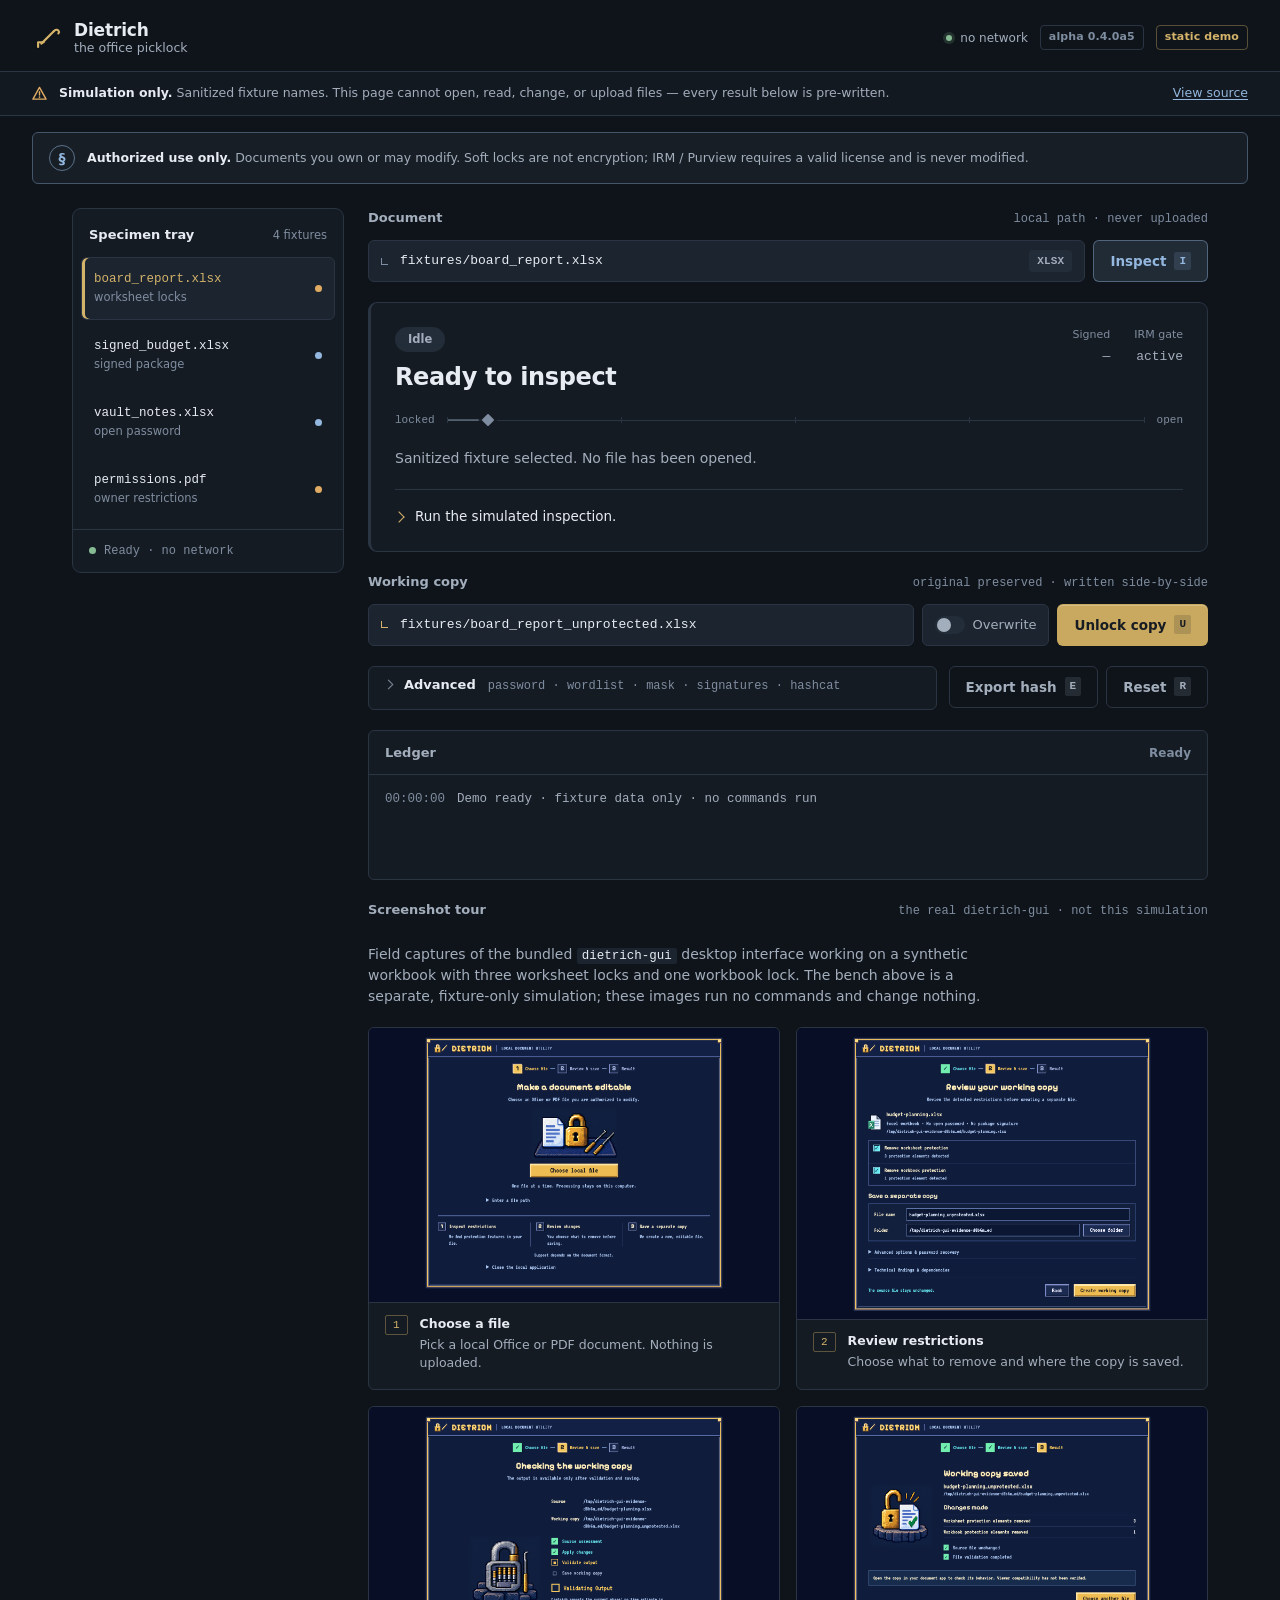
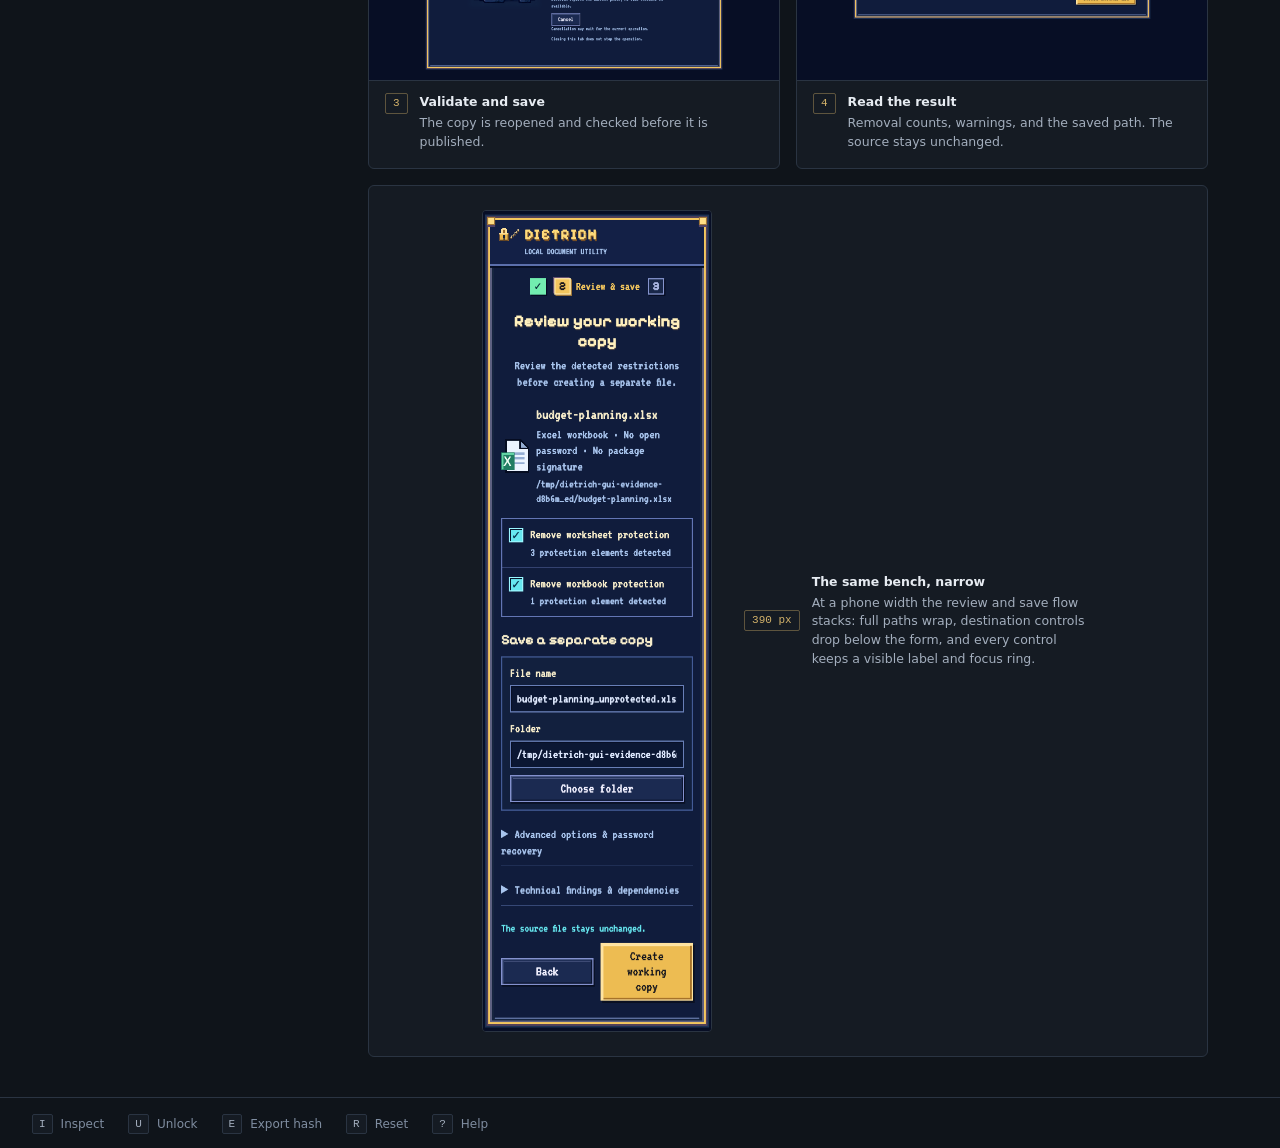
<file: site/index.html>
<!doctype html>
<html lang="en">
  <head>
    <meta charset="utf-8">
    <meta name="viewport" content="width=device-width, initial-scale=1">
    <meta name="description" content="Static, fixture-only Instrument Workbench demonstration of the Dietrich terminal interface.">
    <meta name="theme-color" content="#0f141a">
    <title>Dietrich · Instrument Workbench demo</title>
    <link rel="stylesheet" href="styles.css">
    <script src="script.js" defer></script>
  </head>
  <body>
    <a class="skip-link" href="#workbench">Skip to the bench</a>

    <header class="topbar">
      <div class="brand">
        <svg class="brand-mark" viewBox="0 0 32 32" aria-hidden="true">
          <!-- tension wrench -->
          <path d="M6.5 25.5 L6.5 20.5 L12.5 20.5" fill="none" stroke="currentColor" stroke-width="2.3" stroke-linecap="round" stroke-linejoin="round"/>
          <!-- hook pick: shaft with a hooked tip -->
          <path d="M10 22 L23 9" fill="none" stroke="currentColor" stroke-width="2.3" stroke-linecap="round"/>
          <path d="M23 9 q3.2 -3.2 5.4 -0.6 q1.1 1.3 -0.3 2.7" fill="none" stroke="currentColor" stroke-width="2.3" stroke-linecap="round"/>
        </svg>
        <span class="brand-text">
          <span class="brand-name">Dietrich</span>
          <span class="brand-tagline">the office picklock</span>
        </span>
      </div>
      <div class="topbar-meta">
        <span class="netstat" title="This page makes no network requests beyond its own files.">
          <span class="netstat-dot" aria-hidden="true"></span>no network
        </span>
        <span class="chip chip--quiet">alpha 0.4.0a5</span>
        <span class="chip chip--demo">static demo</span>
      </div>
    </header>

    <div class="notice" role="note" aria-label="Simulation notice">
      <svg class="notice-icon" viewBox="0 0 16 16" aria-hidden="true">
        <path d="M8 1.5 15 14 H1 Z" fill="none" stroke="currentColor" stroke-width="1.5" stroke-linejoin="round"/>
        <path d="M8 6.2v3.4" stroke="currentColor" stroke-width="1.5" stroke-linecap="round"/>
        <circle cx="8" cy="11.8" r="0.9" fill="currentColor"/>
      </svg>
      <p><strong>Simulation only.</strong> Sanitized fixture names. This page cannot open, read, change, or upload files — every result below is pre-written.</p>
      <a class="notice-link" href="https://github.com/sebastianspicker/dietrich-office-unlock">View source</a>
    </div>

    <div class="plaque" role="note" aria-label="Authorized use">
      <span class="plaque-seal" aria-hidden="true">§</span>
      <p><strong>Authorized use only.</strong> Documents you own or may modify. Soft locks are not encryption; IRM&nbsp;/&nbsp;Purview requires a valid license and is never modified.</p>
    </div>

    <main class="workbench" id="workbench">
      <aside class="rail" aria-label="Sanitized demo fixtures">
        <div class="rail-head">
          <h2 class="rail-title">Specimen tray</h2>
          <span class="rail-count" id="rail-count">4 fixtures</span>
        </div>
        <div class="fixture-list" role="group" aria-label="Fixtures" id="fixture-list"></div>
        <div class="rail-foot">
          <span class="dot dot--ok" aria-hidden="true"></span>
          <span id="rail-status">Ready · no network</span>
        </div>
      </aside>

      <section class="bench" aria-label="Dietrich click-through simulation">

        <section class="block block--intake" aria-labelledby="doc-label">
          <div class="block-head">
            <h2 class="block-label" id="doc-label">Document</h2>
            <span class="block-hint">local path · never uploaded</span>
          </div>
          <div class="intake">
            <div class="path-field">
              <span class="path-tick" aria-hidden="true"></span>
              <span class="path-value" id="input-path">fixtures/board_report.xlsx</span>
              <span class="chip chip--format" id="file-kind">XLSX</span>
            </div>
            <button class="btn btn--signal" type="button" id="inspect">
              Inspect
              <kbd>I</kbd>
            </button>
          </div>
        </section>

        <section class="dossier" id="dossier" aria-live="polite" aria-atomic="true" data-state="idle">
          <div class="dossier-head">
            <div class="dossier-titles">
              <span class="status-pill" id="status-pill">Idle</span>
              <h1 class="dossier-heading" id="dossier-heading">Ready to inspect</h1>
            </div>
            <dl class="dossier-meta">
              <div><dt>Signed</dt><dd id="meta-signed">—</dd></div>
              <div><dt>IRM gate</dt><dd id="meta-irm">active</dd></div>
            </dl>
          </div>

          <div class="gauge" aria-hidden="true">
            <span class="gauge-cap gauge-cap--lo">locked</span>
            <div class="gauge-rail">
              <span class="gauge-tick"></span><span class="gauge-tick"></span>
              <span class="gauge-tick"></span><span class="gauge-tick"></span>
              <span class="gauge-tick"></span>
              <span class="gauge-marker"></span>
            </div>
            <span class="gauge-cap gauge-cap--hi">open</span>
          </div>

          <p class="dossier-lede" id="dossier-lede">Choose a sanitized fixture from the tray, then run the simulated inspection.</p>
          <dl class="findings" id="findings" hidden></dl>
          <p class="next-step" id="next-step">
            <span class="next-step-marker" aria-hidden="true"></span>
            <span id="next-step-text">Inspect the selected fixture.</span>
          </p>
        </section>

        <section class="block block--output" aria-labelledby="out-label">
          <div class="block-head">
            <h2 class="block-label" id="out-label">Working copy</h2>
            <span class="block-hint">original preserved · written side-by-side</span>
          </div>
          <div class="intake">
            <div class="path-field path-field--output">
              <span class="path-tick" aria-hidden="true"></span>
              <span class="path-value" id="output-path">fixtures/board_report_unprotected.xlsx</span>
            </div>
            <label class="switch">
              <input type="checkbox" id="overwrite">
              <span class="switch-track" aria-hidden="true"></span>
              <span class="switch-label">Overwrite</span>
            </label>
            <button class="btn btn--primary" type="button" id="unlock">
              Unlock copy
              <kbd>U</kbd>
            </button>
          </div>
        </section>

        <div class="utility">
          <details class="advanced" id="advanced">
            <summary>
              <span class="advanced-title">Advanced</span>
              <span class="advanced-hint">password · wordlist · mask · signatures · hashcat</span>
            </summary>
            <div class="advanced-grid">
              <label class="field">
                <span class="field-label">Password</span>
                <input class="field-input" type="password" value="demo-only" aria-label="Simulated password">
              </label>
              <label class="field">
                <span class="field-label">Wordlist</span>
                <input class="field-input" type="text" placeholder="passwords.txt" aria-label="Simulated wordlist path">
              </label>
              <label class="field">
                <span class="field-label">Mask</span>
                <input class="field-input" type="text" placeholder="Office-?d?d?d?d" aria-label="Simulated mask">
              </label>
              <fieldset class="flags">
                <legend class="field-label">Flags</legend>
                <label class="check"><input type="checkbox" id="strip-signatures"><span>Strip signatures</span></label>
                <label class="check"><input type="checkbox"><span>Soft-only</span></label>
                <label class="check"><input type="checkbox"><span>Unlock VBA</span></label>
                <label class="check"><input type="checkbox"><span>Use hashcat</span></label>
              </fieldset>
              <p class="advanced-note">Nothing here leaves the page or invokes Dietrich. These controls mirror the real CLI flags.</p>
            </div>
          </details>
          <div class="utility-actions">
            <button class="btn btn--ghost" type="button" id="export">Export hash <kbd>E</kbd></button>
            <button class="btn btn--ghost" type="button" id="reset">Reset <kbd>R</kbd></button>
          </div>
        </div>

        <section class="activity" aria-labelledby="activity-heading">
          <div class="activity-head">
            <h2 class="block-label" id="activity-heading">Ledger</h2>
            <span class="session-state" id="session-state">Ready</span>
          </div>
          <ol class="log" id="activity-log" aria-live="polite">
            <li class="log-entry log-entry--muted"><time>00:00:00</time><span>Demo ready · fixture data only · no commands run</span></li>
          </ol>
        </section>

        <section class="tour" aria-labelledby="tour-heading">
          <div class="block-head">
            <h2 class="block-label" id="tour-heading">Screenshot tour</h2>
            <span class="block-hint">the real dietrich-gui · not this simulation</span>
          </div>
          <p class="tour-lede">
            Field captures of the bundled <code>dietrich-gui</code> desktop interface working on a
            synthetic workbook with three worksheet locks and one workbook lock. The bench above is a
            separate, fixture-only simulation; these images run no commands and change nothing.
          </p>
          <ol class="tour-grid">
            <li class="tour-step">
              <figure class="tour-shot">
                <img
                  src="screenshots/01-choose.png"
                  width="1536"
                  height="1024"
                  decoding="async"
                  alt="Dietrich graphical interface, step 1, Make a document editable: pixel-art brass padlock and lockpicks beside a document, a Choose local file button, and an Enter a file path option, with a note that processing stays on this computer.">
                <figcaption class="tour-caption">
                  <span class="tour-index" aria-hidden="true">1</span>
                  <span class="tour-text"><strong>Choose a file</strong>Pick a local Office or PDF document. Nothing is uploaded.</span>
                </figcaption>
              </figure>
            </li>
            <li class="tour-step">
              <figure class="tour-shot">
                <img
                  src="screenshots/02-review.png"
                  width="1536"
                  height="1088"
                  decoding="async"
                  alt="Dietrich graphical interface, step 2, Review your working copy: budget-planning.xlsx with no open password or package signature, checkboxes for removing three worksheet and one workbook protection element, and an output file name and folder field.">
                <figcaption class="tour-caption">
                  <span class="tour-index" aria-hidden="true">2</span>
                  <span class="tour-text"><strong>Review restrictions</strong>Choose what to remove and where the copy is saved.</span>
                </figcaption>
              </figure>
            </li>
            <li class="tour-step">
              <figure class="tour-shot">
                <img
                  src="screenshots/03-processing.png"
                  width="1536"
                  height="1024"
                  decoding="async"
                  alt="Dietrich graphical interface, step 3, Checking the working copy: a checklist shows source assessment and apply changes complete, validate output in progress, and save working copy pending, with a Cancel button.">
                <figcaption class="tour-caption">
                  <span class="tour-index" aria-hidden="true">3</span>
                  <span class="tour-text"><strong>Validate and save</strong>The copy is reopened and checked before it is published.</span>
                </figcaption>
              </figure>
            </li>
            <li class="tour-step">
              <figure class="tour-shot">
                <img
                  src="screenshots/04-result.png"
                  width="1536"
                  height="1024"
                  decoding="async"
                  alt="Dietrich graphical interface, step 4, Working copy saved: budget-planning_unprotected.xlsx, with three worksheet and one workbook protection element removed, the source file unchanged, and file validation completed.">
                <figcaption class="tour-caption">
                  <span class="tour-index" aria-hidden="true">4</span>
                  <span class="tour-text"><strong>Read the result</strong>Removal counts, warnings, and the saved path. The source stays unchanged.</span>
                </figcaption>
              </figure>
            </li>
            <li class="tour-step tour-step--wide">
              <figure class="tour-shot">
                <img
                  src="screenshots/05-review-mobile.png"
                  width="390"
                  height="1403"
                  decoding="async"
                  alt="The same review screen at a narrow 390-pixel width, with the file summary, protection checkboxes, file name and folder fields, and the Back and Create working copy buttons stacked vertically.">
                <figcaption class="tour-caption">
                  <span class="tour-tag" aria-hidden="true">390&nbsp;px</span>
                  <span class="tour-text">
                    <strong>The same bench, narrow</strong>
                    At a phone width the review and save flow stacks: full paths wrap, destination
                    controls drop below the form, and every control keeps a visible label and focus ring.
                  </span>
                </figcaption>
              </figure>
            </li>
          </ol>
        </section>

      </section>
    </main>

    <footer class="keybar" aria-label="Demo shortcuts">
      <span class="key-hint"><kbd>I</kbd> Inspect</span>
      <span class="key-hint"><kbd>U</kbd> Unlock</span>
      <span class="key-hint"><kbd>E</kbd> Export hash</span>
      <span class="key-hint"><kbd>R</kbd> Reset</span>
      <span class="key-hint"><kbd>?</kbd> Help</span>
    </footer>

    <dialog class="help" id="help" aria-labelledby="help-title">
      <h2 id="help-title">About this demo</h2>
      <p>
        A static click-through of the Dietrich terminal interface. Every action is simulated
        against sanitized fixtures — nothing is read, written, or sent anywhere.
      </p>
      <p>
        The real application is a local CLI and Textual TUI that inspects document protection,
        removes soft locks, and recovers open passwords on documents you are authorized to modify.
      </p>
      <ul>
        <li><strong>Soft locks</strong> — editable flags; removed into a side-by-side copy, original untouched.</li>
        <li><strong>Open passwords</strong> — verified explicitly, or recovered with bounded, local methods.</li>
        <li><strong>IRM / Purview</strong> — always fails closed; a valid license is required.</li>
      </ul>
      <form method="dialog">
        <button class="btn btn--primary" type="submit">Close</button>
      </form>
    </dialog>
  </body>
</html>
</file>
<file: site/styles.css>
/* ───────────────────────────────────────────────────────────────
   Dietrich · Instrument Workbench — "Shear Line"
   A local document-locksmith's bench. Dark-first, system fonts only
   (no network, no webfonts). The pin-tumbler shear line is the spine:
   a document travels from "locked" to "open" as it is read and freed.
   Colour roles follow src/dietrich/brand.py. 4px spatial base.
   ─────────────────────────────────────────────────────────────── */

:root {
  color-scheme: dark;

  /* surfaces — tonal steps on the bench (brand.py) */
  --bg:        #0f141a;   /* night slate  — canvas   */
  --surface:   #151b23;   /* bench iron   — panel    */
  --raised:    #1c242f;   /* drawer       — input    */
  --overlay:   #232d3a;   /* overlay      — nested   */
  --hairline:  #2a3442;   /* cold seam    — rules    */

  /* ink */
  --ink:       #e7ecf2;   /* paper gray              */
  --ink-dim:   #a3aebd;   /* filing                  */
  --ink-faint: #7f8da0;   /* filing faint            */

  /* roles — each hue does exactly one job */
  --brass:        #d4b36a;  /* oxidized brass — the pick / action    */
  --brass-fill:   #c9a85f;
  --brass-ink:    #171c23;
  --signal:       #93b7de;  /* stamp blue — inspection / reading     */
  --signal-fill:  #35587e;
  --ok:           #86bb93;  /* oil green — resolved / open           */
  --warn:         #e0ab63;  /* amber key — binding / attention       */
  --error:        #db8273;  /* seal red — broken seal / blocked      */

  /* shape & rhythm */
  --r-xs: 2px; --r-sm: 4px; --r-md: 6px; --r-lg: 9px;
  --sp-1: 4px;  --sp-2: 8px;  --sp-3: 12px; --sp-4: 16px;
  --sp-5: 20px; --sp-6: 24px; --sp-7: 28px; --sp-8: 32px; --sp-10: 40px;

  --control-h: 42px;
  --edge: clamp(var(--sp-4), 4vw, var(--sp-8));

  --font-ui:  ui-sans-serif, system-ui, -apple-system, "Segoe UI", Roboto, "Helvetica Neue", Arial, sans-serif;
  --font-mono: ui-monospace, "SF Mono", "Cascadia Code", "JetBrains Mono", "Fira Code", Menlo, Consolas, monospace;
}

* { box-sizing: border-box; }

html { -webkit-text-size-adjust: 100%; }

body {
  min-width: 320px;
  min-height: 100vh;
  margin: 0;
  display: grid;
  grid-template-rows: auto auto auto 1fr auto;
  grid-template-columns: minmax(0, 1fr);
  background: var(--bg);
  color: var(--ink);
  font-family: var(--font-ui);
  font-size: 14px;
  line-height: 1.5;
  font-feature-settings: "tnum" 1, "cv05" 1;
  -webkit-font-smoothing: antialiased;
  text-rendering: optimizeLegibility;
}

button, input, summary, select { font: inherit; }
button { color: inherit; }
a { color: var(--signal); text-underline-offset: 2px; }
a:hover { color: color-mix(in srgb, var(--signal) 70%, white); }
h1, h2 { font-weight: 600; }

:focus-visible {
  outline: 2px solid var(--brass);
  outline-offset: 2px;
  border-radius: var(--r-sm);
}

/* numeric data aligns in columns */
.path-value, .findings dd, .log, kbd, .dossier-meta dd, .field-input,
.gauge-cap, .rail-count, .chip { font-variant-numeric: tabular-nums; }

/* ── skip link ─────────────────────────────────────────────── */
.skip-link {
  position: fixed;
  top: 0; left: var(--edge);
  z-index: 40;
  padding: var(--sp-2) var(--sp-3);
  transform: translateY(-120%);
  background: var(--brass-fill);
  color: var(--brass-ink);
  font-weight: 600;
  border-radius: 0 0 var(--r-md) var(--r-md);
}
.skip-link:focus { transform: translateY(0); }

/* ── top bar ───────────────────────────────────────────────── */
.topbar {
  display: flex;
  align-items: center;
  justify-content: space-between;
  gap: var(--sp-5);
  padding: var(--sp-5) var(--edge) var(--sp-4);
  flex-wrap: wrap;
}
.brand { display: flex; align-items: center; gap: var(--sp-3); min-width: 0; }
.brand-mark {
  width: 30px; height: 30px; color: var(--brass); flex: none;
  filter: drop-shadow(0 1px 0 rgb(0 0 0 / 0.3));
}
.brand-text { display: flex; flex-direction: column; min-width: 0; line-height: 1.2; }
.brand-name { font-size: 17px; font-weight: 600; letter-spacing: -0.01em; }
.brand-tagline { font-size: 12.5px; color: var(--ink-dim); }
.topbar-meta { display: flex; gap: var(--sp-3); align-items: center; }

.netstat {
  display: inline-flex; align-items: center; gap: var(--sp-2);
  font-size: 12px; color: var(--ink-dim);
}
.netstat-dot {
  width: 6px; height: 6px; border-radius: 50%;
  background: var(--ok);
  box-shadow: 0 0 0 3px color-mix(in srgb, var(--ok) 18%, transparent);
}

.chip {
  display: inline-flex;
  align-items: center;
  padding: 3px var(--sp-2);
  border-radius: var(--r-sm);
  font-size: 11px;
  font-weight: 600;
  letter-spacing: 0.01em;
  white-space: nowrap;
}
.chip--quiet { color: var(--ink-faint); border: 1px solid var(--hairline); }
.chip--demo  { color: var(--brass); border: 1px solid color-mix(in srgb, var(--brass) 38%, transparent); }
.chip--format {
  color: var(--ink-dim); background: var(--overlay);
  font-family: var(--font-mono); letter-spacing: 0.02em;
}

/* ── honesty bands: simulation + authorization ─────────────── */
.notice {
  position: sticky;
  top: 0;
  z-index: 30;
  background: color-mix(in srgb, var(--surface) 92%, black);
  display: flex;
  align-items: center;
  gap: var(--sp-3);
  padding: var(--sp-3) var(--edge);
  border-block: 1px solid var(--hairline);
  color: var(--ink-dim);
  font-size: 12.5px;
}
.notice p { margin: 0; min-width: 0; }
.notice strong { color: var(--ink); font-weight: 600; }
.notice-icon { width: 15px; height: 15px; flex: none; color: var(--warn); }
.notice-link { margin-left: auto; white-space: nowrap; font-size: 12.5px; }

.plaque {
  display: flex;
  align-items: center;
  gap: var(--sp-3);
  margin: var(--sp-4) var(--edge) 0;
  padding: var(--sp-3) var(--sp-4);
  border: 1px solid color-mix(in srgb, var(--signal) 26%, var(--hairline));
  border-radius: var(--r-md);
  background: color-mix(in srgb, var(--signal) 6%, transparent);
  color: var(--ink-dim);
  font-size: 12.5px;
}
.plaque p { margin: 0; }
.plaque strong { color: var(--ink); font-weight: 600; }
.plaque-seal {
  flex: none;
  width: 26px; height: 26px;
  display: grid; place-items: center;
  border-radius: 50%;
  border: 1.5px solid color-mix(in srgb, var(--signal) 55%, transparent);
  color: var(--signal);
  font-size: 14px; font-weight: 600;
}

/* ── workbench grid ────────────────────────────────────────── */
.workbench {
  min-height: 0;
  width: 100%;
  max-width: 1200px;
  margin-inline: auto;
  display: grid;
  grid-template-columns: 272px minmax(0, 1fr);
  gap: var(--sp-6);
  padding: var(--sp-6) var(--edge) var(--sp-10);
}

/* ── specimen tray (fixtures) ──────────────────────────────── */
.rail {
  min-height: 0;
  display: grid;
  grid-template-rows: auto 1fr auto;
  background: var(--surface);
  border: 1px solid var(--hairline);
  border-radius: var(--r-lg);
  overflow: hidden;
  align-self: start;
  position: sticky;
  top: calc(var(--sp-6) + 44px);
}
.rail-head {
  display: flex;
  align-items: baseline;
  justify-content: space-between;
  gap: var(--sp-3);
  padding: var(--sp-4) var(--sp-4) var(--sp-3);
}
.rail-title { margin: 0; font-size: 13px; font-weight: 600; color: var(--ink); }
.rail-count { font-size: 11.5px; color: var(--ink-faint); }

.fixture-list {
  display: grid;
  gap: var(--sp-1);
  padding: 0 var(--sp-2) var(--sp-2);
}
.fixture {
  display: grid;
  grid-template-columns: 1fr auto;
  grid-template-areas: "name status" "sub status";
  align-items: center;
  gap: 1px var(--sp-3);
  width: 100%;
  padding: var(--sp-3);
  border: 1px solid transparent;
  border-radius: var(--r-md);
  background: transparent;
  text-align: left;
  cursor: pointer;
}
.fixture:hover { background: var(--raised); }
.fixture[aria-pressed="true"] {
  background: var(--raised);
  border-color: var(--hairline);
  box-shadow: inset 3px 0 0 var(--brass);
}
.fixture-name {
  grid-area: name;
  font-family: var(--font-mono);
  font-size: 12.5px;
  color: var(--ink);
  overflow: hidden; text-overflow: ellipsis; white-space: nowrap;
}
.fixture[aria-pressed="true"] .fixture-name { color: var(--brass); }
.fixture-status { grid-area: status; display: flex; align-items: center; }
.fixture-sub {
  grid-area: sub;
  font-size: 11.5px;
  color: var(--ink-faint);
  overflow: hidden; text-overflow: ellipsis; white-space: nowrap;
}

.dot { width: 7px; height: 7px; border-radius: 50%; flex: none; }
.dot--ok    { background: var(--ok); }
.dot--warn  { background: var(--warn); }
.dot--lock  { background: var(--signal); }

.rail-foot {
  display: flex;
  align-items: center;
  gap: var(--sp-2);
  padding: var(--sp-3) var(--sp-4);
  border-top: 1px solid var(--hairline);
  color: var(--ink-faint);
  font-size: 12px;
  font-family: var(--font-mono);
}

/* ── bench column ──────────────────────────────────────────── */
.bench {
  min-width: 0;
  display: flex;
  flex-direction: column;
  gap: var(--sp-5);
}

.block-head {
  display: flex;
  align-items: baseline;
  justify-content: space-between;
  gap: var(--sp-4);
  margin-bottom: var(--sp-3);
}
.block-label { margin: 0; font-size: 13px; font-weight: 600; color: var(--ink-dim); }
.block-hint { font-size: 12px; color: var(--ink-faint); font-family: var(--font-mono); }

/* path intake rows */
.intake { display: flex; align-items: stretch; gap: var(--sp-2); }
.path-field {
  flex: 1;
  min-width: 0;
  display: flex;
  align-items: center;
  gap: var(--sp-3);
  padding: 0 var(--sp-3);
  min-height: var(--control-h);
  background: var(--raised);
  border: 1px solid var(--hairline);
  border-radius: var(--r-md);
}
.path-field:focus-within { border-color: var(--signal); }
.path-tick {
  flex: none;
  width: 7px; height: 7px;
  border-left: 1px solid var(--ink-faint);
  border-bottom: 1px solid var(--ink-faint);
}
.path-field--output .path-tick { border-color: var(--brass); }
.path-value {
  flex: 1;
  min-width: 0;
  font-family: var(--font-mono);
  font-size: 13px;
  color: var(--ink);
  overflow: hidden; text-overflow: ellipsis; white-space: nowrap;
}

/* ── buttons ───────────────────────────────────────────────── */
.btn {
  display: inline-flex;
  align-items: center;
  gap: var(--sp-2);
  min-height: var(--control-h);
  padding: 0 var(--sp-4);
  border: 1px solid transparent;
  border-radius: var(--r-md);
  font-size: 13.5px;
  font-weight: 600;
  cursor: pointer;
  white-space: nowrap;
}
.btn kbd {
  font-family: var(--font-mono);
  font-size: 11px;
  padding: 1px 5px;
  border-radius: var(--r-xs);
  background: color-mix(in srgb, currentColor 15%, transparent);
}
.btn--signal {
  background: color-mix(in srgb, var(--signal) 14%, transparent);
  border-color: color-mix(in srgb, var(--signal) 42%, transparent);
  color: var(--signal);
}
.btn--signal:hover { background: color-mix(in srgb, var(--signal) 22%, transparent); }
.btn--primary {
  background: var(--brass-fill);
  color: var(--brass-ink);
  box-shadow: inset 0 1px 0 color-mix(in srgb, white 24%, transparent);
}
.btn--primary:hover { background: var(--brass); }
.btn--primary kbd { background: color-mix(in srgb, var(--brass-ink) 16%, transparent); }
.btn--ghost {
  background: transparent;
  border-color: var(--hairline);
  color: var(--ink-dim);
}
.btn--ghost:hover { background: var(--raised); color: var(--ink); }
.btn[disabled] { opacity: 0.42; cursor: not-allowed; box-shadow: none; }

/* ── dossier · the readout (hero) ──────────────────────────── */
.dossier {
  --gpos: 6%;
  --gcol: var(--ink-faint);
  position: relative;
  padding: var(--sp-6);
  background: var(--surface);
  border: 1px solid var(--hairline);
  border-left: 3px solid var(--hairline);
  border-radius: var(--r-lg);
}
.dossier[data-state="info"]    { --gpos: 50%; --gcol: var(--signal); border-left-color: var(--signal); }
.dossier[data-state="ok"]      { --gpos: 95%; --gcol: var(--ok);     border-left-color: var(--ok); }
.dossier[data-state="warning"] { --gpos: 45%; --gcol: var(--warn);   border-left-color: var(--warn); }
.dossier[data-state="error"]   { --gpos: 27%; --gcol: var(--error);  border-left-color: var(--error); }

.dossier-head {
  display: flex;
  justify-content: space-between;
  align-items: flex-start;
  gap: var(--sp-6);
}
.dossier-titles { display: flex; flex-direction: column; gap: var(--sp-3); min-width: 0; }

.status-pill {
  align-self: flex-start;
  padding: 3px var(--sp-3);
  border-radius: 999px;
  font-size: 11.5px;
  font-weight: 600;
  background: var(--overlay);
  color: var(--ink-dim);
  border: 1px solid transparent;
}
.dossier[data-state="info"]    .status-pill { background: color-mix(in srgb, var(--signal) 15%, transparent); color: var(--signal); border-color: color-mix(in srgb, var(--signal) 32%, transparent); }
.dossier[data-state="ok"]      .status-pill { background: color-mix(in srgb, var(--ok) 15%, transparent);     color: var(--ok);     border-color: color-mix(in srgb, var(--ok) 32%, transparent); }
.dossier[data-state="warning"] .status-pill { background: color-mix(in srgb, var(--warn) 15%, transparent);   color: var(--warn);   border-color: color-mix(in srgb, var(--warn) 34%, transparent); }
.dossier[data-state="error"]   .status-pill { background: color-mix(in srgb, var(--error) 15%, transparent);  color: var(--error);  border-color: color-mix(in srgb, var(--error) 34%, transparent); }

.dossier-heading {
  margin: 0;
  font-size: clamp(20px, 2.6vw, 24px);
  font-weight: 600;
  letter-spacing: -0.015em;
  line-height: 1.15;
}

.dossier-meta {
  flex: none;
  display: flex;
  gap: var(--sp-6);
  margin: 0;
  text-align: right;
}
.dossier-meta dt { font-size: 11px; color: var(--ink-faint); }
.dossier-meta dd { margin: 3px 0 0; font-family: var(--font-mono); font-size: 13px; color: var(--ink-dim); }

/* the shear-line gauge: how far from locked to open */
.gauge {
  display: flex;
  align-items: center;
  gap: var(--sp-3);
  margin-top: var(--sp-5);
}
.gauge-cap { font-family: var(--font-mono); font-size: 11px; color: var(--ink-faint); flex: none; }
.gauge-rail {
  position: relative;
  flex: 1;
  min-width: 0;
  height: 16px;
  display: flex;
  align-items: center;
  justify-content: space-between;
}
.gauge-rail::before {       /* the shear line */
  content: "";
  position: absolute; left: 0; right: 0; top: 50%;
  height: 1px; background: var(--hairline);
}
.gauge-rail::after {        /* travel fill: 0 → marker */
  content: "";
  position: absolute; left: 0; top: 50%;
  height: 2px; width: var(--gpos);
  background: var(--gcol); opacity: 0.5;
  transform: translateY(-50%);
}
.gauge-tick { position: relative; z-index: 1; width: 1px; height: 6px; background: var(--hairline); }
.gauge-marker {
  position: absolute; left: var(--gpos); top: 50%;
  width: 9px; height: 9px;
  background: var(--gcol);
  transform: translate(-50%, -50%) rotate(45deg);
  border-radius: 1px;
  z-index: 2;
  box-shadow: 0 0 0 3px color-mix(in srgb, var(--surface) 82%, transparent);
}

.dossier-lede { margin: var(--sp-5) 0 0; color: var(--ink-dim); max-width: 64ch; }

/* findings: a readout list — pin spine · label · value, any count */
.findings {
  margin: var(--sp-5) 0 0;
  display: flex;
  flex-direction: column;
  border: 1px solid var(--hairline);
  border-radius: var(--r-md);
  overflow: hidden;
}
.findings[hidden] { display: none; }
.findings > div {
  display: grid;
  grid-template-columns: 3px minmax(110px, 0.75fr) minmax(0, 1.25fr);
  align-items: baseline;
  gap: 0 var(--sp-4);
  padding: var(--sp-3) var(--sp-4);
  background: var(--raised);
  border-top: 1px solid var(--hairline);
}
.findings > div:first-child { border-top: 0; }
.findings > div::before {        /* the seated pin, tone-coded */
  content: "";
  grid-column: 1; align-self: stretch;
  width: 3px; margin: 1px 0;
  border-radius: 2px;
  background: var(--ink-faint);
}
.findings > div:has(dd[data-tone="ok"])::before     { background: var(--ok); }
.findings > div:has(dd[data-tone="warn"])::before    { background: var(--warn); }
.findings > div:has(dd[data-tone="signal"])::before  { background: var(--signal); }
.findings dt { grid-column: 2; font-size: 12.5px; color: var(--ink-dim); }
.findings dd {
  grid-column: 3;
  margin: 0;
  font-family: var(--font-mono);
  font-size: 13px;
  color: var(--ink);
  overflow-wrap: anywhere;
}
.findings dd[data-tone="ok"]      { color: var(--ok); }
.findings dd[data-tone="warn"]    { color: var(--warn); }
.findings dd[data-tone="signal"]  { color: var(--signal); }
.findings dd[data-tone="neutral"] { color: var(--ink); }

.next-step {
  display: flex;
  gap: var(--sp-3);
  align-items: baseline;
  margin: var(--sp-5) 0 0;
  padding-top: var(--sp-4);
  border-top: 1px solid var(--hairline);
  color: var(--ink);
  font-size: 13.5px;
}
.next-step-marker {
  flex: none;
  align-self: center;
  width: 8px; height: 8px;
  border-top: 1.5px solid var(--brass);
  border-right: 1.5px solid var(--brass);
  transform: rotate(45deg);
}

/* busy: the bench is binding while a simulated job runs */
.dossier.is-busy .dossier-lede,
.dossier.is-busy .findings,
.dossier.is-busy .next-step { opacity: 0.4; }
.dossier.is-busy .gauge-marker { box-shadow: 0 0 0 3px color-mix(in srgb, var(--surface) 82%, transparent), 0 0 0 6px color-mix(in srgb, var(--gcol) 22%, transparent); }

/* ── overwrite switch ──────────────────────────────────────── */
.switch {
  display: inline-flex;
  align-items: center;
  gap: var(--sp-2);
  padding: 0 var(--sp-3);
  min-height: var(--control-h);
  border: 1px solid var(--hairline);
  border-radius: var(--r-md);
  background: var(--raised);
  cursor: pointer;
  font-size: 13px;
  color: var(--ink-dim);
  user-select: none;
}
.switch input { position: absolute; opacity: 0; width: 0; height: 0; }
.switch-track {
  width: 30px; height: 18px;
  border-radius: 999px;
  background: var(--overlay);
  position: relative;
  flex: none;
}
.switch-track::after {
  content: "";
  position: absolute; top: 2px; left: 2px;
  width: 14px; height: 14px;
  border-radius: 50%;
  background: var(--ink-dim);
}
.switch input:checked + .switch-track { background: color-mix(in srgb, var(--warn) 42%, transparent); }
.switch input:checked + .switch-track::after { transform: translateX(12px); background: var(--warn); }
.switch input:focus-visible + .switch-track { outline: 2px solid var(--brass); outline-offset: 2px; }
.switch:has(input:checked) { color: var(--warn); border-color: color-mix(in srgb, var(--warn) 42%, transparent); }

/* ── utility row: advanced + actions ───────────────────────── */
.utility { display: flex; align-items: flex-start; gap: var(--sp-3); }
.advanced {
  flex: 1;
  min-width: 0;
  background: var(--surface);
  border: 1px solid var(--hairline);
  border-radius: var(--r-md);
}
.advanced summary {
  display: flex;
  align-items: baseline;
  gap: var(--sp-3);
  min-height: var(--control-h);
  padding: var(--sp-2) var(--sp-4);
  cursor: pointer;
  font-weight: 600;
  font-size: 13px;
  color: var(--ink-dim);
  list-style: none;
}
.advanced summary::-webkit-details-marker { display: none; }
.advanced summary::before {
  content: "";
  flex: none;
  width: 6px; height: 6px;
  border-right: 1.5px solid var(--ink-faint);
  border-bottom: 1.5px solid var(--ink-faint);
  transform: rotate(-45deg);
  position: relative; top: -1px;
}
.advanced[open] summary::before { transform: rotate(45deg); top: 1px; }
.advanced-title { color: var(--ink); }
.advanced-hint {
  font-weight: 400;
  font-size: 12px;
  color: var(--ink-faint);
  font-family: var(--font-mono);
  min-width: 0;
  overflow: hidden; text-overflow: ellipsis; white-space: nowrap;
}
.advanced-grid {
  padding: var(--sp-4);
  border-top: 1px solid var(--hairline);
  display: grid;
  grid-template-columns: repeat(3, minmax(0, 1fr));
  gap: var(--sp-4);
}
.field { display: grid; gap: var(--sp-1); min-width: 0; }
.field-label { font-size: 11.5px; color: var(--ink-faint); }
.field-input {
  width: 100%;
  padding: var(--sp-2) var(--sp-3);
  border: 1px solid var(--hairline);
  border-radius: var(--r-sm);
  background: var(--bg);
  color: var(--ink);
  font-family: var(--font-mono);
  font-size: 12.5px;
}
.field-input::placeholder { color: var(--ink-faint); }
.field-input:focus { border-color: var(--signal); outline: none; }
.flags {
  grid-column: 1 / -1;
  margin: 0; padding: 0; border: 0;
  display: flex;
  flex-wrap: wrap;
  gap: var(--sp-3) var(--sp-5);
}
.flags legend { margin-bottom: var(--sp-2); padding: 0; float: left; width: 100%; }
.check { display: inline-flex; align-items: center; gap: var(--sp-2); font-size: 13px; color: var(--ink-dim); cursor: pointer; }
.check input { accent-color: var(--brass-fill); width: 15px; height: 15px; }
.advanced-note { grid-column: 1 / -1; margin: 0; font-size: 12px; color: var(--ink-faint); max-width: 70ch; }

.utility-actions { display: flex; gap: var(--sp-2); flex: none; }

/* ── ledger (activity) ─────────────────────────────────────── */
.activity {
  min-height: 150px;
  display: flex;
  flex-direction: column;
  background: var(--surface);
  border: 1px solid var(--hairline);
  border-radius: var(--r-md);
  overflow: hidden;
}
.activity-head {
  display: flex;
  align-items: baseline;
  justify-content: space-between;
  padding: var(--sp-3) var(--sp-4);
  border-bottom: 1px solid var(--hairline);
}
.session-state { font-size: 12px; font-weight: 600; color: var(--ink-faint); }
.session-state.is-busy { color: var(--warn); }

.log {
  margin: 0;
  padding: var(--sp-3) var(--sp-4);
  list-style: none;
  overflow-y: auto;
  font-family: var(--font-mono);
  font-size: 12.5px;
}
.log-entry { display: flex; gap: var(--sp-3); padding: 3px 0; min-width: 0; }
.log-entry time { color: var(--ink-faint); flex: none; }
.log-entry span { min-width: 0; overflow-wrap: anywhere; color: var(--ink-dim); }
.log-entry--error span { color: var(--error); }
.log-entry--ok span { color: var(--ok); }

/* ── key bar ───────────────────────────────────────────────── */
.keybar {
  display: flex;
  align-items: center;
  gap: var(--sp-6);
  padding: var(--sp-4) var(--edge);
  border-top: 1px solid var(--hairline);
  color: var(--ink-faint);
  font-size: 12px;
  flex-wrap: wrap;
}
.key-hint { display: inline-flex; align-items: center; gap: var(--sp-2); }
.keybar kbd {
  font-family: var(--font-mono);
  font-size: 11px;
  padding: 1px 6px;
  border-radius: var(--r-xs);
  border: 1px solid var(--hairline);
  background: var(--surface);
  color: var(--ink-dim);
}

/* ── help dialog ───────────────────────────────────────────── */
.help {
  max-width: 460px;
  margin: auto;
  padding: var(--sp-6);
  border: 1px solid var(--hairline);
  border-radius: var(--r-lg);
  background: var(--raised);
  color: var(--ink);
}
.help::backdrop { background: rgb(4 6 9 / 0.66); }
.help h2 { margin: 0 0 var(--sp-3); font-size: 17px; }
.help p, .help li { color: var(--ink-dim); font-size: 13.5px; }
.help p { margin: 0 0 var(--sp-3); }
.help ul { margin: 0; padding-left: var(--sp-5); }
.help li { margin-bottom: var(--sp-2); }
.help li strong { color: var(--ink); font-weight: 600; }
.help form { margin-top: var(--sp-5); display: flex; justify-content: flex-end; }

/* ── screenshot tour (field captures) ─────────────────────── */
.tour { display: flex; flex-direction: column; gap: var(--sp-3); }
.tour-lede { margin: 0; color: var(--ink-dim); max-width: 72ch; }
.tour-lede code {
  font-family: var(--font-mono);
  font-size: 12.5px;
  color: var(--ink);
  padding: 1px 5px;
  border-radius: var(--r-xs);
  background: var(--raised);
}
.tour-grid {
  list-style: none;
  margin: var(--sp-2) 0 0;
  padding: 0;
  display: grid;
  grid-template-columns: repeat(2, minmax(0, 1fr));
  gap: var(--sp-4);
}
.tour-step { min-width: 0; }
.tour-shot {
  margin: 0;
  height: 100%;
  display: flex;
  flex-direction: column;
  background: var(--surface);
  border: 1px solid var(--hairline);
  border-radius: var(--r-md);
  overflow: hidden;
}
.tour-shot img {
  display: block;
  width: 100%;
  height: auto;
  background: var(--bg);
  border-bottom: 1px solid var(--hairline);
}
.tour-caption {
  display: flex;
  align-items: baseline;
  gap: var(--sp-3);
  padding: var(--sp-3) var(--sp-4) var(--sp-4);
  color: var(--ink-dim);
  font-size: 12.5px;
}
.tour-index, .tour-tag {
  flex: none;
  font-family: var(--font-mono);
  font-size: 11px;
  color: var(--brass);
  padding: 1px 7px;
  border: 1px solid color-mix(in srgb, var(--brass) 38%, transparent);
  border-radius: var(--r-xs);
}
.tour-text { min-width: 0; }
.tour-text strong { display: block; color: var(--ink); font-weight: 600; margin-bottom: 2px; }

/* the narrow capture: tall image beside a filled caption, no dead space */
.tour-step--wide { grid-column: 1 / -1; }
.tour-step--wide .tour-shot {
  flex-direction: row;
  align-items: center;
  justify-content: center;
  gap: var(--sp-8);
  padding: var(--sp-6) var(--sp-5);
}
.tour-step--wide .tour-shot img {
  width: auto;
  max-width: 230px;
  object-fit: contain;
  border: 1px solid var(--hairline);
  border-radius: var(--r-sm);
}
.tour-step--wide .tour-caption {
  align-items: center;
  max-width: 44ch;
  padding: 0;
}

/* ── responsive ────────────────────────────────────────────── */
@media (max-width: 1000px) {
  .workbench { grid-template-columns: minmax(0, 1fr); gap: var(--sp-5); }
  .rail { position: static; }
  .fixture-list { grid-template-columns: repeat(2, minmax(0, 1fr)); }
}

@media (max-width: 680px) {
  .topbar { padding: var(--sp-4) var(--edge) var(--sp-3); gap: var(--sp-3); }
  .brand-tagline { display: none; }
  .topbar-meta { gap: var(--sp-2); }
  .netstat { order: 3; }
  .notice { padding: var(--sp-3) var(--edge); flex-wrap: wrap; }
  .notice-link { margin-left: 0; }
  .plaque { margin-top: var(--sp-3); }
  .dossier { padding: var(--sp-4); }
  .dossier-head { flex-direction: column; gap: var(--sp-3); }
  .dossier-meta { text-align: left; gap: var(--sp-6); }
  .fixture-list { grid-template-columns: minmax(0, 1fr); }
  .intake { flex-wrap: wrap; }
  .path-field { flex: 1 1 100%; }
  .intake .btn { flex: 1; justify-content: center; }
  .switch { flex: 1 1 100%; justify-content: space-between; }
  .utility { flex-direction: column; }
  .utility-actions, .advanced { width: 100%; }
  .utility-actions .btn { flex: 1; justify-content: center; }
  .advanced-hint { display: none; }
  .advanced-grid { grid-template-columns: minmax(0, 1fr); }
  .keybar { gap: var(--sp-3) var(--sp-4); }
  .tour-grid { grid-template-columns: minmax(0, 1fr); }
  .tour-step--wide .tour-shot { flex-direction: column; }
  .tour-step--wide .tour-shot img {
    width: 100%;
    max-width: none;
    border-right: 0;
    border-bottom: 1px solid var(--hairline);
  }
}

/* ── motion: declared only when allowed, so reduce = 0s ─────── */
@media (prefers-reduced-motion: no-preference) {
  .fixture, .btn, .log-entry, .path-field, .switch-track, .switch-track::after, .field-input {
    transition: background-color 120ms ease, color 120ms ease, border-color 120ms ease, opacity 150ms ease, transform 140ms ease;
  }
  .dossier { transition: border-color 220ms ease; }
  .dossier-lede, .findings, .next-step { transition: opacity 180ms ease; }
  .gauge-marker { transition: left 420ms cubic-bezier(0.3, 0.9, 0.3, 1), background-color 220ms ease, box-shadow 200ms ease; }
  .gauge-rail::after { transition: width 420ms cubic-bezier(0.3, 0.9, 0.3, 1), background-color 220ms ease; }
  .advanced summary::before { transition: transform 140ms ease; }
}
</file>
